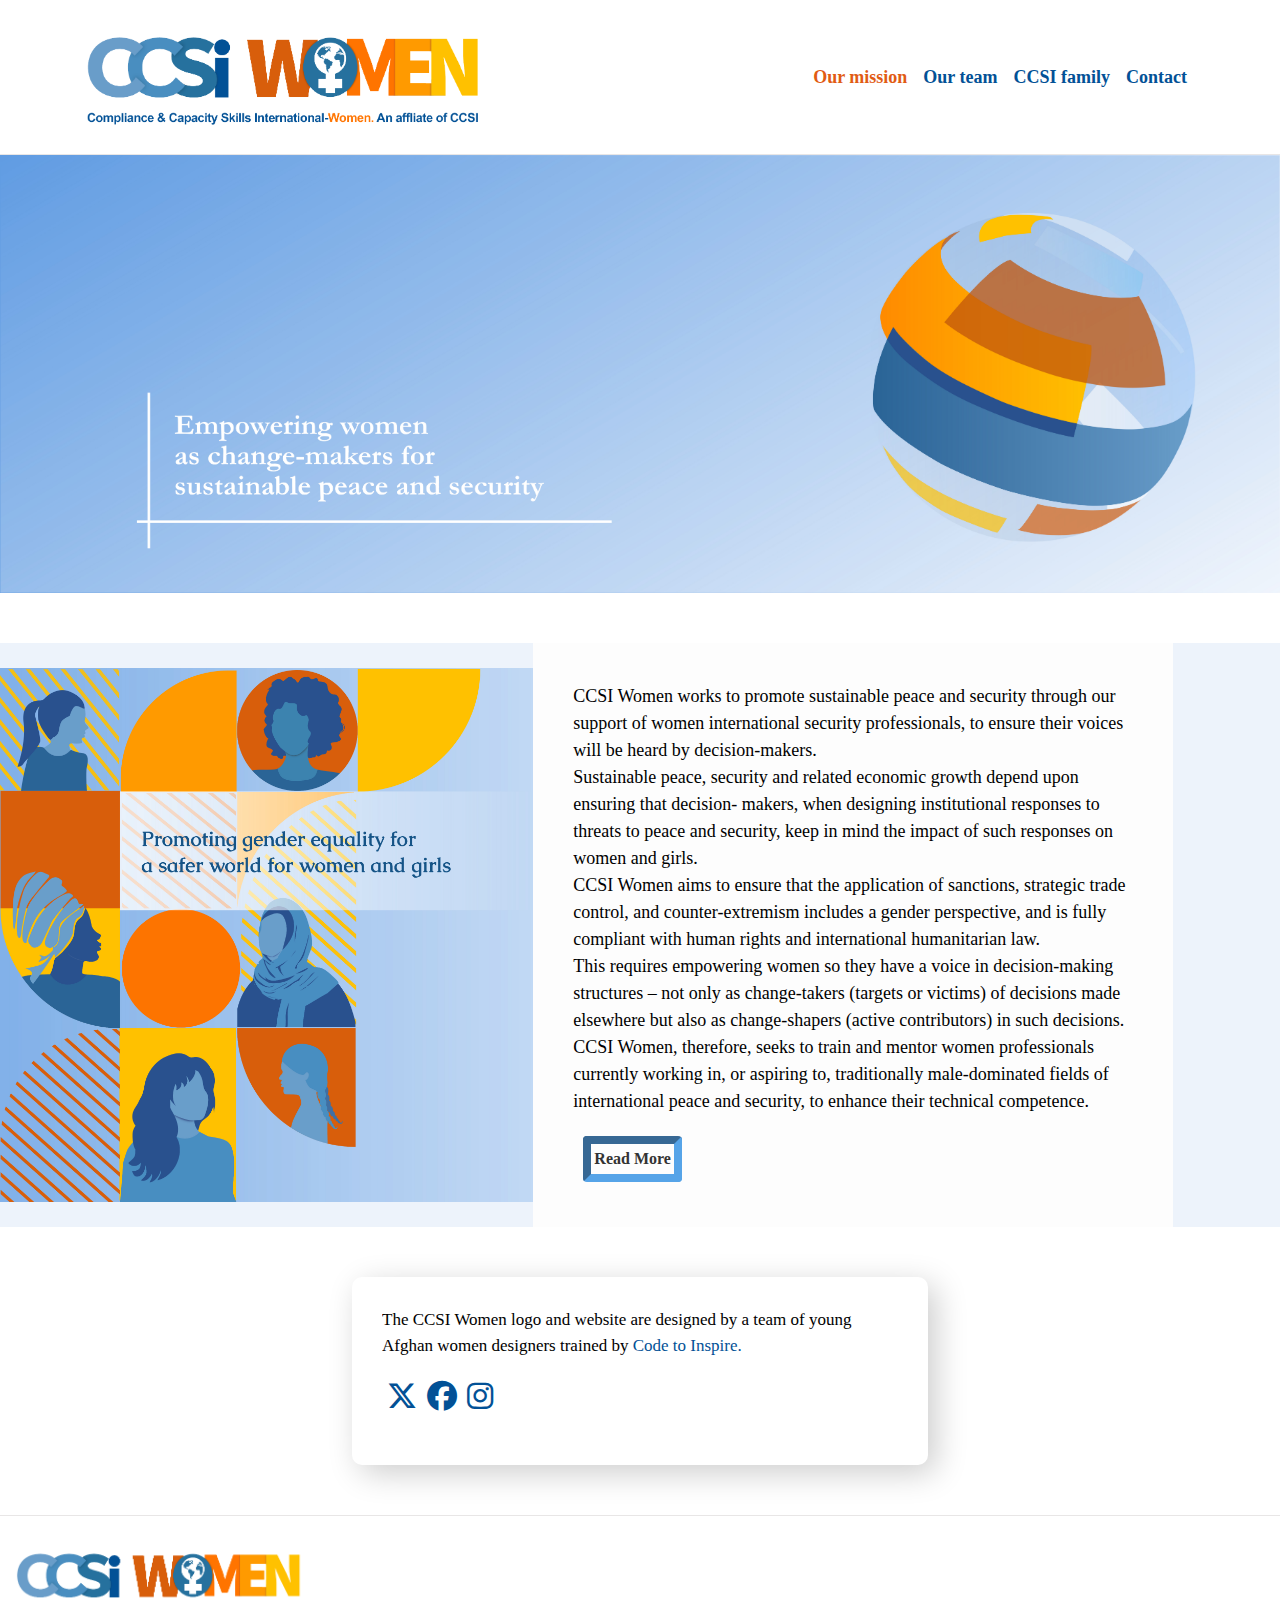
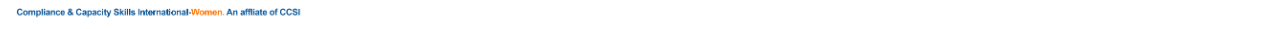
<file: index.html>
<!DOCTYPE html>
<html lang="en">
<head>
  <meta charset="UTF-8">
  <meta name="viewport" content="width=device-width, initial-scale=1.0">
  <link rel="icon" type="image/x-icon" href="./img/CCSI Women_edit.png">
  <title>CCSI Women</title>
  <link rel="stylesheet" href="https://stackpath.bootstrapcdn.com/bootstrap/4.5.2/css/bootstrap.min.css">
  <link rel="Stylesheet" type="text/css" href="css/fontawesome-free-6.4.2/css/fontawesome.min.css">
    <link rel="stylesheet" href="https://cdnjs.cloudflare.com/ajax/libs/font-awesome/6.4.2/css/all.min.css">
    <link rel="stylesheet" href="css/style.css">
    <link rel="stylesheet" href="css/bootstrap.min.css">
    <script src="https://cdn.jsdelivr.net/npm/bootstrap@5.3.2/dist/js/bootstrap.bundle.min.js"></script>
    <script src="js/jquery.js"></script>
    <script src="js/bootstrap.min.js"></script>
</head>
<style>
 
</style>
<body>   
  <!-- start navbar section -->  
  <div class="navigation-sticky" id="navbar_top">
    <div class="navbar navbar-expand-lg">
        <div class="container">
            <a href="#" class="navbar-brand"><img src="img/CCSI Women_edit.png" alt="logo"  class="logo"></a>
            <button class="navbar-toggler" type="button" data-toggle="collapse" data-target="#navbarResponsive">
                <span class="navbar-toggler-icon"></span>
            </button>
            <div class="collapse navbar-collapse" id="navbarResponsive">
              <ul class="navbar-nav ml-auto">
                <li class="nav-item"><a href="index.html" class="nav-link active ">Our mission</a></li>
                <li class="nav-item"><a href="LeaderShipAndExpirts.html" class="nav-link ">Our team</a></li>
                <li class="nav-item"><a href="ccsi_famaily.html" class="nav-link ">CCSI family</a></li>
                <li class="nav-item"><a href="contact.html" class="nav-link ">Contact</a></li>
            </ul>
            </div>
        </div>
    </div>
</div>
<!-- end navbar section -->

  <!-- start header section -->
  
  <div class="about-section text-center" >
    <img src="./img/background-updated---Jan 9.jpeg" alt="" class="img-fluid" height="auto" width="100%">
  </div>
  </section>


   <div class="hidd" style="height:30px;"></div>

   <section id="about"  >
    <div class="container-fluid">
        <div class="row align-items-center" style="background-color: rgba(219,232,248,0.5)">
            <div class="col-lg-5 col-md-6 col-sm-12 imagesection" style="padding: 0px;" >
                <img src="img/square Jan5-01.jpeg" alt="image" class="img-fluid globe"  >
            </div>
            <div class="col-lg-6 col-md-6 col-sm-12 mainSection" style="background-color: #fdfdfd; padding: 40px;">
              <p>
                CCSI Women works to promote sustainable peace and security through our support of women
                international security professionals, to ensure their voices will be heard by decision-makers.<br>
                Sustainable peace, security and related economic growth depend upon ensuring that decision-
                makers, when designing institutional responses to threats to peace and security, keep in mind the
                impact of such responses on women and girls. <br>
                CCSI Women aims to ensure that the application of sanctions, strategic trade control, and counter-extremism includes a gender perspective, and is fully compliant with human rights and international humanitarian law.<br>
                This requires empowering women so they have a voice in decision-making structures – not only
                as change-takers (targets or victims) of decisions made elsewhere but also as change-shapers (active contributors) in such decisions. <br>
                CCSI Women, therefore, seeks to train and mentor women professionals currently working in, or aspiring to, traditionally male-dominated fields 
                of international peace and security, to enhance their technical competence.<br>
              </p>
               <div class="additional-content" style="display: none;">
                  <p>
                      Read more about CCSI’s network of experts, including in CCSI Africa, CCSI Asia and Pacific, and CCSI Canada and CCSI UK here: <a href="ccsi_famaily.html">ccsi_famaily.html</a><br>
                      With their support, CCSI Women aims to provide young and mid-career women professionals mentoring and training in areas that include (but are not limited to):
                  </p>
                  <ul class="a">
                    <li>Strategic trade controls (STC), sanctions implementation and compliance monitoring</li>
                    <li>Private sector compliance policies and practices for STC and Sanctions</li>
                    <li>Sanctions implications for human and gender right </li>
                    <li> Monitoring and enforcement of human and gender rights and protection of humanitarian aid</li>
                    <li>Advancing the digital transformation of public and private sector institutions while emphasizing</li>
                    <li>security International terrorism and counter-extremism strategies that respect gender and human rights</li>
                    <li>Gender-balanced mediation and conflict reduction strategy</li>
                  </ul>
               </div>
              <button  class="read-more-link btn">Read More</button>
               
            </div>
             <div class="col-lg-1 col-md-1 col-sm-12"></div>
        </div>
    </div>
</section>



    <div class="hidd" style="height:50px;"></div>
    
    <!-- logo And Website section -->
    <!-- <div class="logoAndWebsite">
       <div class="container">
        <div class="row">
          <div class="col-md-12 col-lg-12 col-sm-12">
            <p>
              The CCSI Women logo and website are designed by a team of young Afghan women designers trained by
              <a href=" https://www.codetoinspire.org"> Code to Inspire. </a>
            </p>
            <ul class="socialMedia">
              <a href="https://twitter.com/CodeToInspire"><i class="fa-brands fa-x-twitter"></i></a>
              <a href="https://www.facebook.com/CodeToInspire"><i class="fa-brands fa-facebook"></i></a>
              <a href="https://www.instagram.com/codetoinspire"><i class="fa-brands fa-instagram"></i></a>
            </ul>
          </div>
        </div>
       </div>
    </div> -->
    <!-- end logo And Website section -->
    <div class="logoAndWebsite">
      <p>
        The CCSI Women logo and website are designed by a team of young Afghan women designers trained by
              <a href=" https://www.codetoinspire.org"> Code to Inspire. </a>
      </p>
      <ul class="socialMedia">
        <a href="https://twitter.com/CodeToInspire"><i class="fa-brands fa-x-twitter"></i></a>
        <a href="https://www.facebook.com/CodeToInspire"><i class="fa-brands fa-facebook"></i></a>
        <a href="https://www.instagram.com/codetoinspire"><i class="fa-brands fa-instagram"></i></a>
      </ul>
  </div>
    <div class="hidd" style="height:50px;"></div>

    <!--start   footer -->
    <footer>
      <div class="container-fluid">
          <div class="row">
              <div class="col-md-6 col-lg-3 col-sm-12 col-xs-12 f-col">
                  <div>
                      <img class="footer-logo" src="img/CCSI Women_edit.png" alt="">
                  </div>
              </div>
          </div>
      </div> 
    </footer>
    <!--end  footer -->

 </body>
</html>
<script type="text/javascript" src="js/script.js"></script>
</file>
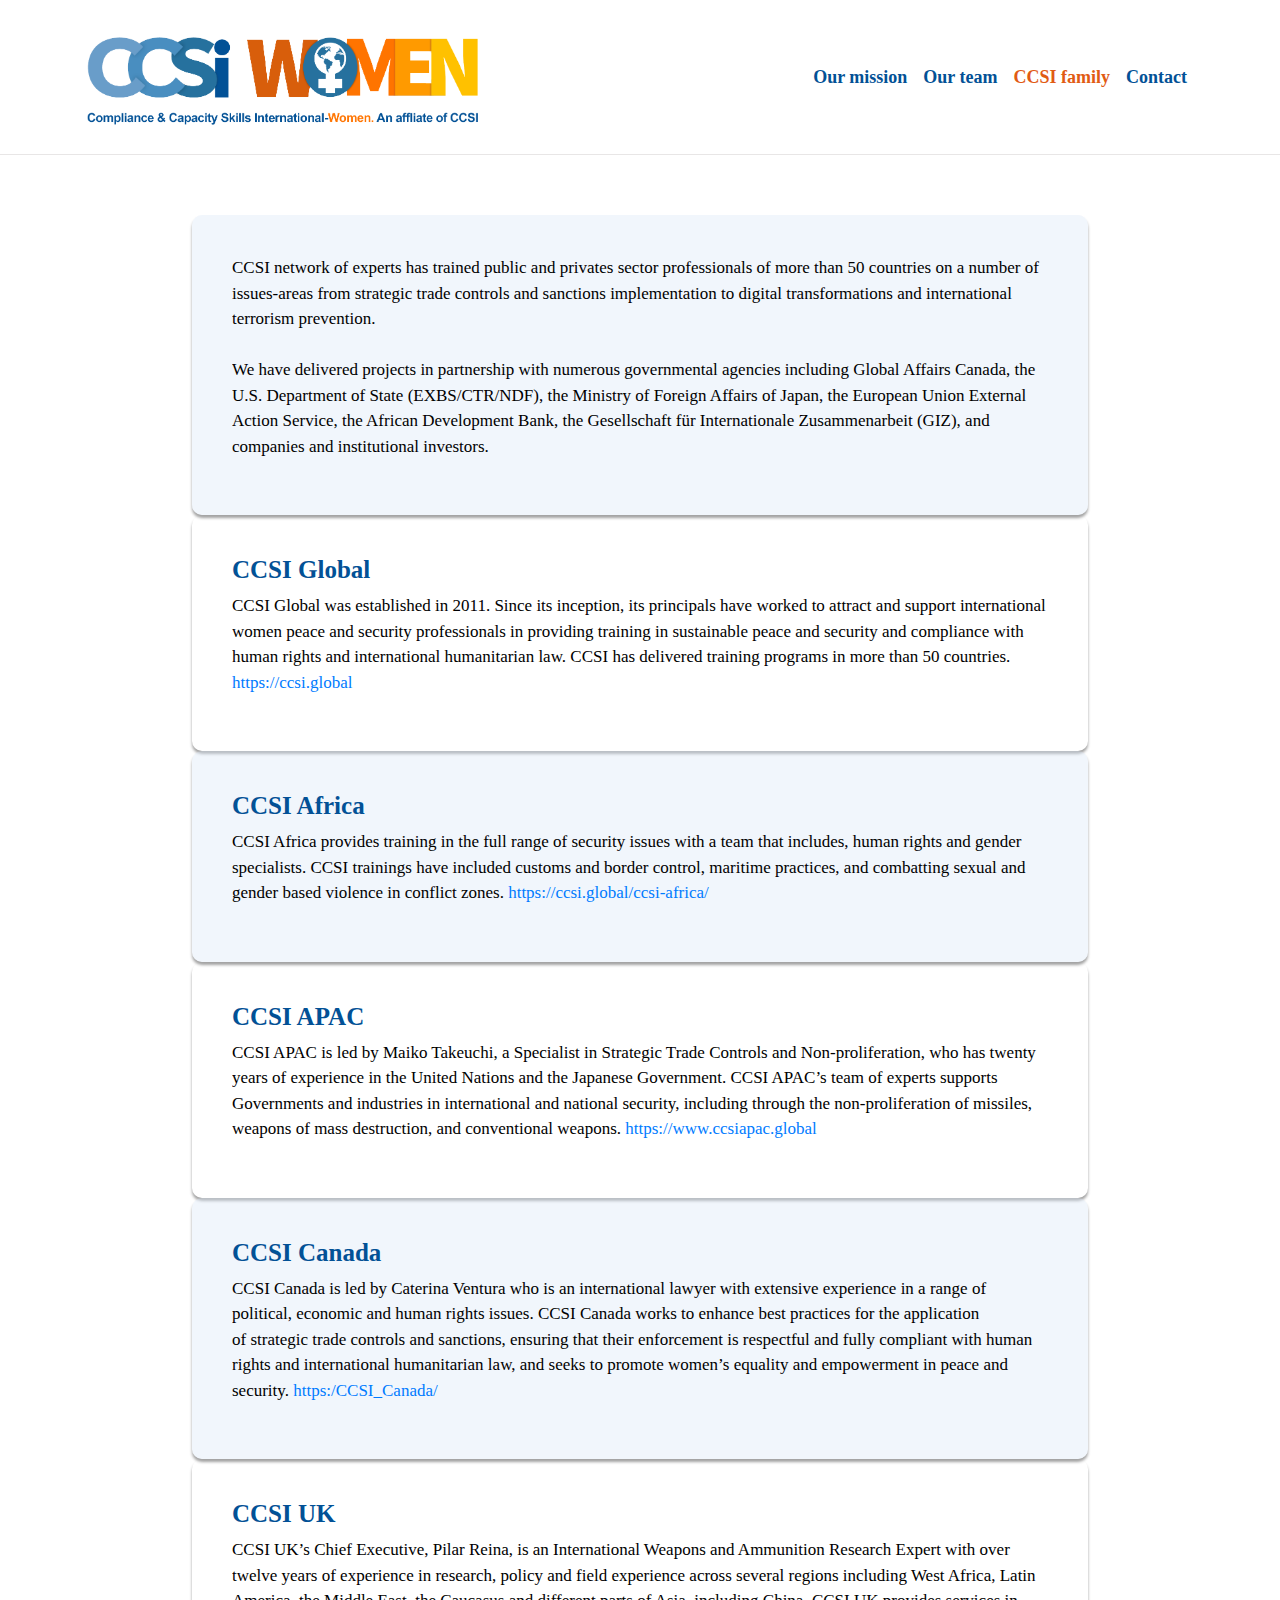
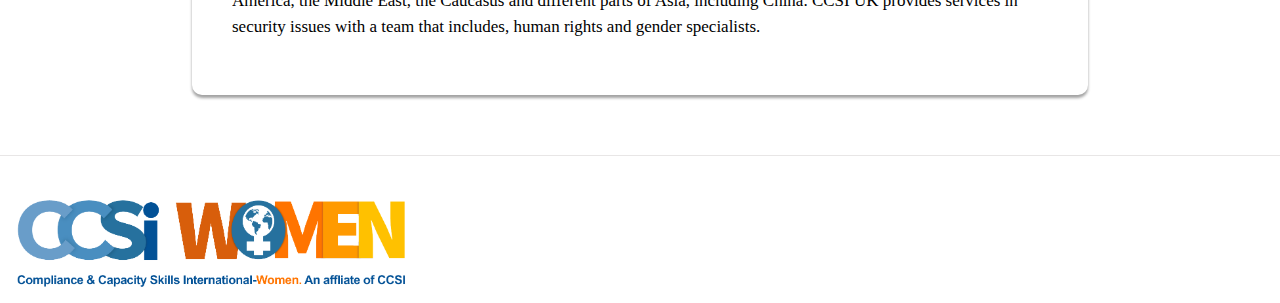
<file: ccsi_famaily.html>
<!DOCTYPE html>
<html lang="en">
<head>
  <meta charset="UTF-8">
  <meta name="viewport" content="width=device-width, initial-scale=1.0">
  <title>CCSI Women</title>
  <link rel="icon" type="image/x-icon" href="./img/CCSI Women_edit.png">
  <link rel="stylesheet" href="https://stackpath.bootstrapcdn.com/bootstrap/4.5.2/css/bootstrap.min.css">
  <link rel="Stylesheet" type="text/css" href="css/fontawesome-free-6.4.2/css/fontawesome.min.css">
    <link rel="stylesheet" href="https://cdnjs.cloudflare.com/ajax/libs/font-awesome/6.4.2/css/all.min.css">
    <link rel="stylesheet" href="css/style.css">
    <link rel="stylesheet" href="css/bootstrap.min.css">
    <script src="https://cdn.jsdelivr.net/npm/bootstrap@5.3.2/dist/js/bootstrap.bundle.min.js"></script>
    <script src="js/jquery.js"></script>
    <script src="js/bootstrap.min.js"></script>
    <style>
       
   
    </style>
</head>
<body onscroll="reswize()">     
    <!-- start navbar section -->  
    <div class="navigation-sticky" id="navbar_top">
      <div class="navbar navbar-expand-lg">
          <div class="container">
              <a href="#" class="navbar-brand"><img src="img/CCSI Women_edit.png" alt="logo"  class="logo"></a>
              <button class="navbar-toggler" type="button" data-toggle="collapse" data-target="#navbarResponsive">
                  <span class="navbar-toggler-icon"></span>
              </button>
              <div class="collapse navbar-collapse" id="navbarResponsive">
                <ul class="navbar-nav ml-auto">
                  <li class="nav-item"><a href="index.html" class="nav-link">Our mission</a></li>
                  <li class="nav-item"><a href="LeaderShipAndExpirts.html" class="nav-link ">Our team</a></li>
                  <li class="nav-item"><a href="ccsi_famaily.html" class="nav-link active">CCSI family</a></li>
                  <li class="nav-item"><a href="contact.html" class="nav-link ">Contact</a></li>
              </ul>
              </div>
          </div>
      </div>
    </div>
    <!-- end navbar section -->

    <!-- start header section -->
    <!-- <section class="banner">
        <div class="container">
          <div class="row">
            <div class="col-lg-8 col-sm-12 col-md-6">
              <h3>CCSI family</h3>
            </div>
          </div>
        </div>
      </section> -->
      <!-- end header section -->
      
      
   <div class="hidd" style="height:30px;"></div>
   
     <!-- ======= Services Section ======= -->
       <div class="ccsi_famaily_container">
        <div class="section" style="background-color: rgba(219,232,248,0.4)">
            <div class="text">
                <p>
                    CCSI network of experts has trained public and privates sector professionals of more than 50 countries on a number of issues-areas from strategic trade controls and sanctions implementation to digital transformations and international terrorism prevention.<br><br>
                    We have delivered projects in partnership with numerous governmental agencies including Global Affairs Canada, the U.S. Department of State (EXBS/CTR/NDF), the Ministry of Foreign Affairs of Japan, the European Union External Action Service, the African Development Bank, the Gesellschaft für Internationale Zusammenarbeit (GIZ), and companies and institutional investors.
                </p>
            </div>
        </div>
        <div class="section">
            <div class="text">
                <h4><a href="https://ccsi.global">CCSI Global</a></h4>
                <p>CCSI Global was established in 2011. Since its inception, its principals have worked to attract and support international women peace and security professionals in providing training in sustainable peace and security and compliance with human rights and international humanitarian law. CCSI has delivered training programs in more than 50 countries.
                    <a href="https://ccsi.global">https://ccsi.global</a>
                   </p>
            </div>
        </div>
        <div class="section" style="background-color: rgba(219,232,248,0.4)">
            <div class="text">
                <h4><a href=" https://ccsi.global/ccsi-africa/">CCSI Africa</a></h4>
                <p>
                    CCSI Africa provides training in the  full range of security issues with a team that includes, human rights and gender specialists.  CCSI trainings have included customs and border control, maritime practices, and combatting sexual and gender based violence in conflict zones.
                    <a href=" https://ccsi.global/ccsi-africa/"> https://ccsi.global/ccsi-africa/</a>
                 </p>
            </div>
        </div>

        <div class="section">
            <div class="text">
                <h4><a href=" https://ccsi.global/ccsi-africa/">CCSI APAC</a></h4>
                <p>
                    CCSI APAC  is led by Maiko Takeuchi, a Specialist in Strategic Trade Controls and Non-proliferation, who has twenty years of experience in the United Nations and the Japanese Government. CCSI APAC’s team of experts supports Governments and industries in international and national security, including  through the non-proliferation of missiles, weapons of mass destruction, and conventional weapons.
                    <a href="https://www.ccsiapac.global">https://www.ccsiapac.global</a>
                 </p>
            </div>
        </div>

        <div class="section" style="background-color: rgba(219,232,248,0.4)">
            <div class="text">
                <h4><a href=" https://ccsi.global/ccsi-africa/">CCSI Canada</a></h4>
                <p>
                    CCSI Canada is led by Caterina Ventura who is an international lawyer with extensive experience in a range of political, economic and human rights issues. CCSI Canada works to enhance best practices for the application of strategic trade controls and sanctions, ensuring that their enforcement is respectful and fully compliant with human rights and international humanitarian law, and seeks to promote women’s equality and empowerment in peace and security.
                    <a href="https://atefah.github.io/CCSI_Canada/">https:/CCSI_Canada/</a>
                 </p>
            </div>
        </div>

        <div class="section">
            <div class="text">
                <h4><a href="">CCSI UK</a></h4>
                <p>
                    CCSI UK’s Chief Executive, Pilar Reina, is an International Weapons and Ammunition Research Expert with over twelve years of experience in research, policy and field experience across several regions including West Africa, Latin America, the Middle East, the Caucasus and different parts of Asia, including China. CCSI UK provides services  in security issues with a team that includes, human rights and gender specialists. 
                    <a href=""></a>
                 </p>
            </div>
        </div>
       
        
       </div>
    <!-- End Services Section -->
   
<div class="hidd" style="height:50px;"></div>

  <!--start   footer -->
  <footer>
    <div class="container-fluid">
        <div class="row">
            <div class="col-md-4 col-lg-4 col-sm-12 col-xs-12 f-col">
                <div>
                    <img class="footer-logo" src="img/CCSI Women_edit.png" alt="">
                </div>
            </div>
        </div>
    </div> 
  </footer>
  <!--end  footer -->

</body>
</html>
<script type="text/javascript" src="js/script.js"></script>
</file>
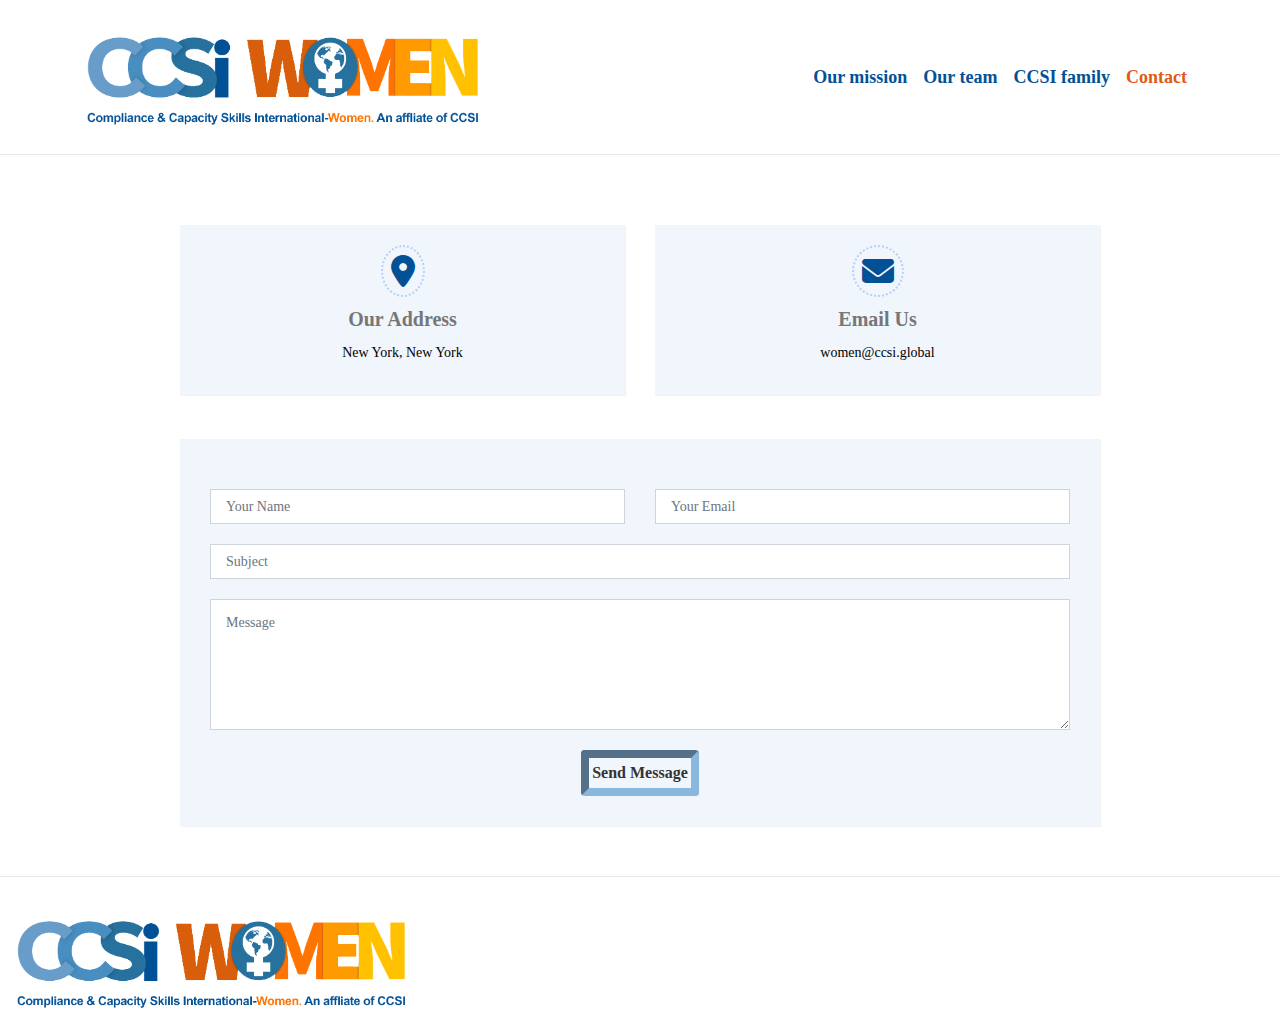
<file: contact.html>
<!DOCTYPE html>
<html lang="en">
<head>
    <meta charset="UTF-8">
    <meta name="viewport" content="width=device-width, initial-scale=1.0">
    <title>CCSI Women</title>
    <link rel="shortcut icon" type="image/x-icon" href="img/logo done.png">
    <link rel="Stylesheet" type="text/css" href="css/fontawesome-free-6.4.2/css/fontawesome.min.css">
    <link rel="stylesheet" href="https://cdnjs.cloudflare.com/ajax/libs/font-awesome/6.4.2/css/all.min.css">
    <link rel="stylesheet" href="css/style.css">
    <link rel="stylesheet" href="css/bootstrap.min.css">
    <script src="https://cdn.jsdelivr.net/npm/bootstrap@5.3.2/dist/js/bootstrap.bundle.min.js"></script>
    <script src="js/jquery.js"></script>
    <script src="js/bootstrap.min.js"></script>
    <style>
  
  </style>
</head>
<body>
    <!-- start navbar section -->  
    <div class="navigation-sticky" id="navbar_top">
        <div class="navbar navbar-expand-lg">
            <div class="container">
                <a href="#" class="navbar-brand"><img src="img/CCSI Women_edit.png" alt="logo"  class="logo"></a>
                <button class="navbar-toggler" type="button" data-toggle="collapse" data-target="#navbarResponsive">
                    <span class="navbar-toggler-icon"></span>
                </button>
                <div class="collapse navbar-collapse" id="navbarResponsive">
                  <ul class="navbar-nav ml-auto">
                    <li class="nav-item"><a href="index.html" class="nav-link ">Our mission</a></li>
                    <li class="nav-item"><a href="LeaderShipAndExpirts.html" class="nav-link ">Our team</a></li>
                    <li class="nav-item"><a href="ccsi_famaily.html" class="nav-link ">CCSI family</a></li>
                    <li class="nav-item"><a href="contact.html" class="nav-link active">Contact</a></li>
                </ul>
                </div>
            </div>
        </div>
      </div>
      <!-- start header section -->
      <!-- <section class="banner">
        <div class="container">
          <div class="row">
            <div class="col-lg-8 col-sm-12 col-md-6">
              <h3>Contact us</h3>
            </div>
          </div>
        </div>
      </section> -->
    <!-- end header section -->
      <div class="hidd" style="height:50px;"></div>
     <!-- ======= Contact Section ======= -->
     <section id="contact" class="contact">
        <div class="container" data-aos="fade-up">  
          <div class="row" data-aos="fade-up" data-aos-delay="100">
            <div class="col-lg-1 col-md-12 col-sm-12"></div>
            <div class="col-lg-5 col-md-6 col-sm-12" >
              <div class="info-box mb-4" style="background-color: rgba(219,232,248,0.4)">
                <i class="fas fa-map-marker-alt" style="color: #025196;"></i>
                <h3 class="text-center">Our Address</h3>
                <p class="text-center">New York, New York</p>
              </div>
            </div>
            <div class="col-lg-5 col-md-6 col-sm-12">
              <div class="info-box mb-4" style="background-color: rgba(219,232,248,0.4)"> 
                <i class="fa-solid fa-envelope" aria-hidden="true" style="color: #025196;"></i>
                <h3 class="text-center">Email Us</h3>
                <p class="text-center">women@ccsi.global</p>
              </div>
            </div>
            <div class="col-lg-1 col-md-12 col-sm-12"></div>
  
          </div>
  
          <div class="row" data-aos="fade-up" data-aos-delay="100" id="mainContetnt">
  
            <!-- <div class="col-lg-6 col-md-6 col-sm-12" >
              <iframe src="https://www.google.com/maps/embed?pb=!1m18!1m12!1m3!1d702000.8513502545!2d-80.42113281790722!3d46.58346485979946!2m3!1f0!2f0!3f0!3m2!1i1024!2i768!4f13.1!3m3!1m2!1s0x4d2eff36c6f132ed%3A0x668dd5b8879c8cf8!2z2LPZiNiv2KjYsduMINio2LLYsdqv2Iwg2KfZhtiq2KfYsduM2YjYjCDaqdin2YbYp9iv2Kc!5e0!3m2!1sfa!2s!4v1702588314183!5m2!1sfa!2s" width="540" height="365" style="border:0;" allowfullscreen="" loading="lazy" referrerpolicy="no-referrer-when-downgrade"></iframe>
            </div> -->
            <div class="col-lg-1 col-md-12 col-sm-12"></div>
            <div class="col-lg-10 col-md-12 col-sm-12" >
              <form action="forms/contact.php" method="post" role="form" class="php-email-form" style="background-color: rgba(219,232,248,0.4)">
                <div class="row">
                  <div class="col form-group">
                    <input type="text" name="name" class="form-control" id="name" placeholder="Your Name" required>
                  </div>
                  <div class="col form-group">
                    <input type="email" class="form-control" name="email" id="email" placeholder="Your Email" required>
                  </div>
                </div>
                <div class="form-group">
                  <input type="text" class="form-control" name="subject" id="subject" placeholder="Subject" required>
                </div>
                <div class="form-group">
                  <textarea class="form-control" name="message" rows="5" placeholder="Message" required></textarea>
                </div>
                <div class="my-3">
                  <div class="loading">Loading</div>
                  <div class="error-message"></div>
                  <div class="sent-message">Your message has been sent. Thank you!</div>
                </div>
                <div class="text-center"><button type="submit" class="btn">Send Message</button></div>
              </form>
            </div>
            <div class="col-lg-1 col-md-12 col-sm-12"></div>
          </div>
  
        </div>
      </section>
      <!-- End Contact Section -->
      <div class="hidd" style="height:50px;"></div>
  <footer>
    <div class="container-fluid">
        <div class="row">
            <div class="col-md-4 col-lg-4 col-sm-12 col-xs-12 f-col">
                <div>
                    <img class="footer-logo" src="img/CCSI Women_edit.png" alt="">
                </div>
            </div>
        </div>
    </div> 
  </footer>
</body>
</html>
<script type="text/javascript" src="js/script.js"></script>
</file>
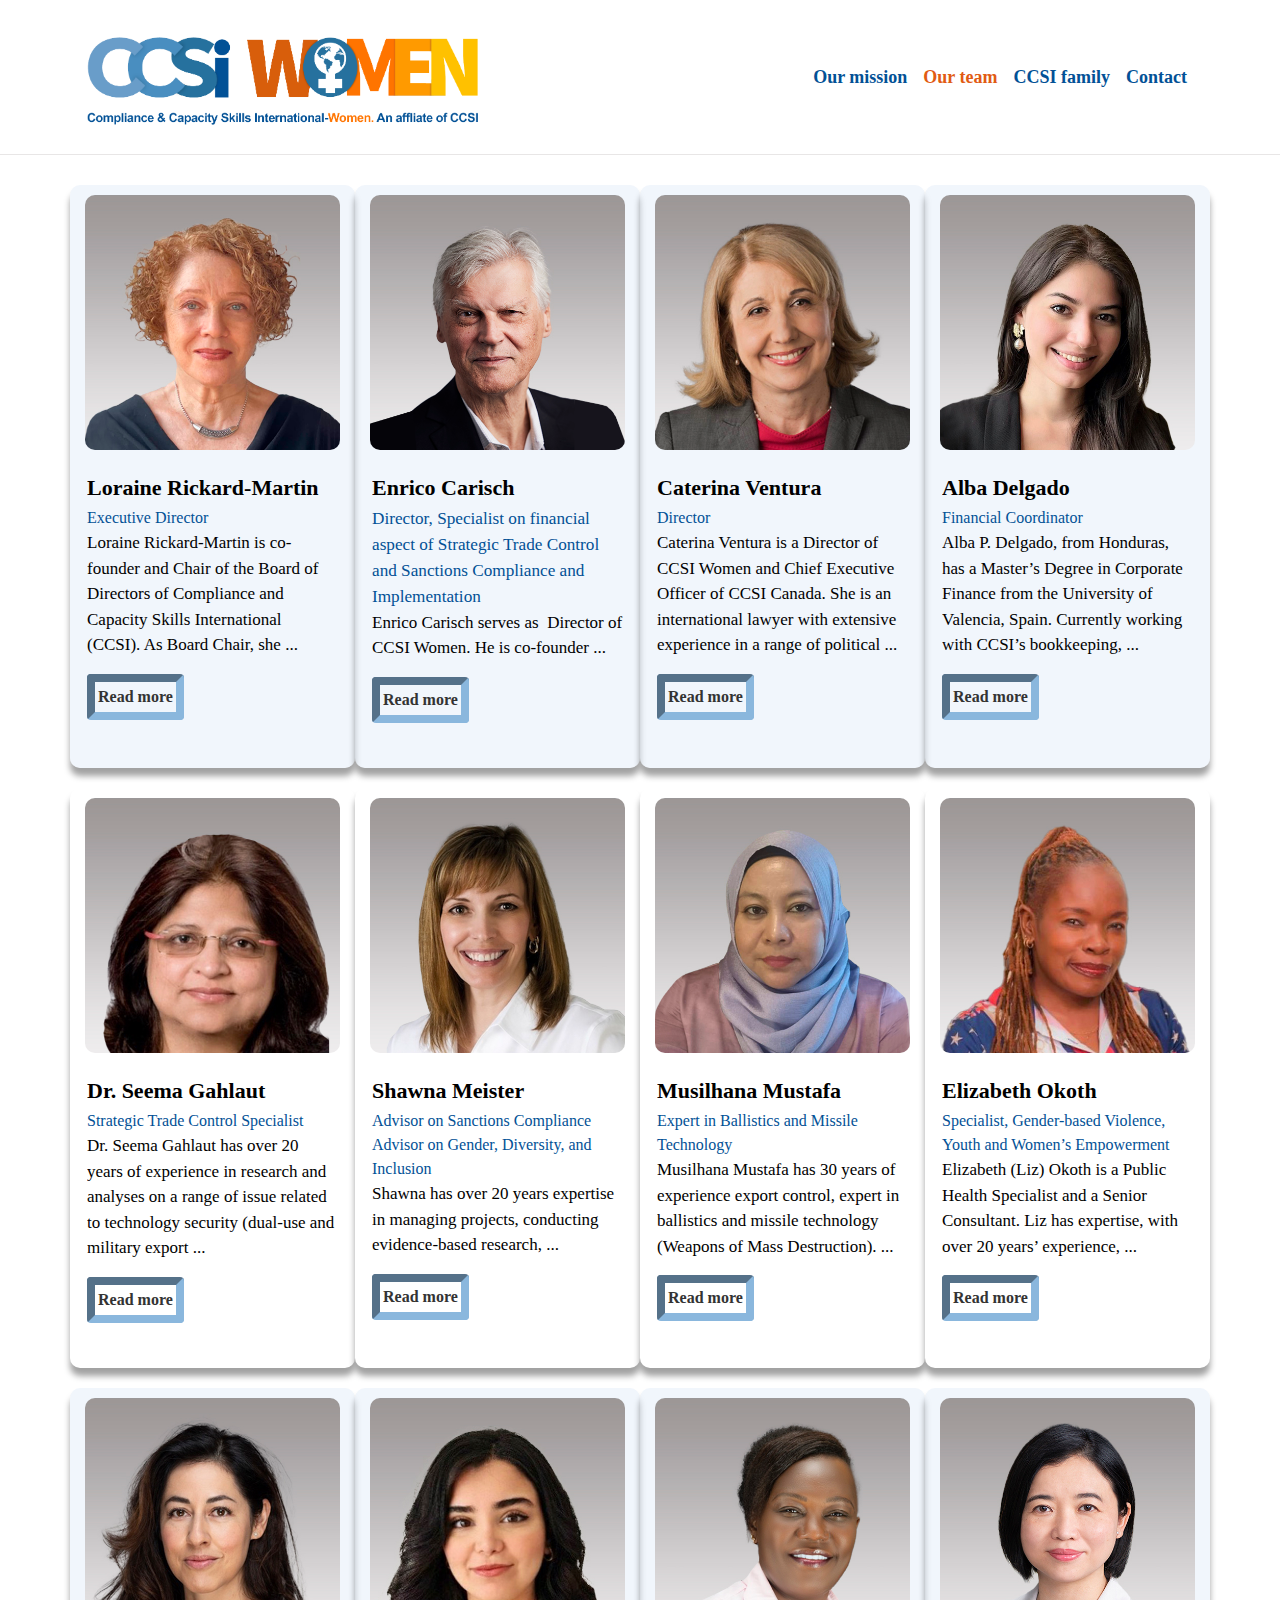
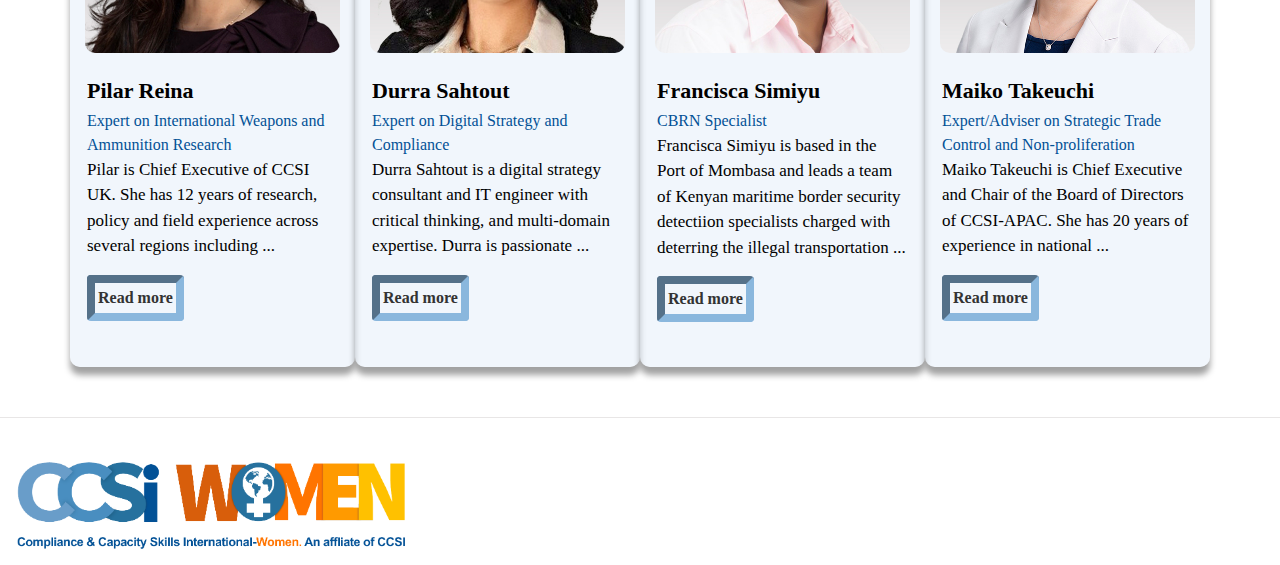
<file: LeaderShipAndExpirts.html>
<!DOCTYPE html>
<html lang="en">
<head>
    <meta charset="UTF-8">
    <meta name="viewport" content="width=device-width, initial-scale=1.0">
    <title>CCSI women</title>
    <link rel="icon" type="image/png" href="img/CCSI Women_edit.png" sizes="180x180">
    <link rel="Stylesheet" type="text/css" href="css/fontawesome-free-6.4.2/css/fontawesome.min.css">
    <link rel="stylesheet" href="https://cdnjs.cloudflare.com/ajax/libs/font-awesome/6.4.2/css/all.min.css">
    <link rel="stylesheet" href="css/style.css">
    <link rel="stylesheet" href="css/bootstrap.min.css">
    <script src="https://cdn.jsdelivr.net/npm/bootstrap@5.3.2/dist/js/bootstrap.bundle.min.js"></script>
    <script src="js/jquery.js"></script>  
    <script src="js/bootstrap.min.js"></script>
</head>

<body onscroll="reswize()">     
  <!-- start navbar section -->  
  <div class="navigation-sticky" id="navbar_top">
    <div class="navbar navbar-expand-lg">
        <div class="container">
            <a href="#" class="navbar-brand"><img src="img/CCSI Women_edit.png" alt="logo"  class="logo"></a>
            <button class="navbar-toggler" type="button" data-toggle="collapse" data-target="#navbarResponsive">
                <span class="navbar-toggler-icon"></span>
            </button>
            <div class="collapse navbar-collapse" id="navbarResponsive">
              <ul class="navbar-nav ml-auto">
                <li class="nav-item"><a href="index.html" class="nav-link ">Our mission</a></li>
                <li class="nav-item"><a href="LeaderShipAndExpirts.html" class="nav-link active">Our team</a></li>
                <li class="nav-item"><a href="ccsi_famaily.html" class="nav-link ">CCSI family</a></li>
                <li class="nav-item"><a href="contact.html" class="nav-link ">Contact</a></li>
            </ul>
            </div>
        </div>
    </div>
</div>
<!-- end navbar section -->

  <div class="hidd" style="height:10px;"></div>

  <!----MAIN SECTIOIN Our team-->
  <section id="team" class="team section-bg">
    <div class="container" data-aos="fade-up">
        <!---first  row-->
        <div class="row">
            <!--1ND-->
              <div class="col-lg-3 col-md-6 d-flex align-items-stretch column" style="background-color: rgba(219,232,248,0.4)">
                <div class="member" data-aos="fade-up" data-aos-delay="100" >
                    <div class="member-img">
                      <img src="img/Loraine Rickard-Martin2.jpeg" alt="" class="img-fluid">
                    </div>
                      <!--member info-->
                    <div class="member-info">
                      <h1>Loraine Rickard-Martin</h1>
                      <span>Executive Director</span>
                      <p>
                        Loraine Rickard-Martin is co-founder and Chair of the Board of Directors of Compliance and Capacity Skills International (CCSI). As Board Chair, she <span id="dots1">...</span><span id="more1">provides Strategic support and oversight of CCSI’s training programs on compliance with sanctions, strategic trade control and other public and private sector security issues.  As CCSI Women’s Executive Director, she works to support women international security professionals, to increase their competence through training, and their impact on international peace and security and related economic growth.
                        As CCSI’s CEO, she co-managed the first United Nations system-wide training on sanctions compliance and implementation (2011-2012) funded by the Government of Canada;  co-managed sanctions reform processes such as the High-Level Review of United Nations Sanctions  (2915), the follow-on Assessment of the HLR (2017); and co-implemented of the Best Practices Guide for Chairs and Members of UN Sanctions Committees (2018 and 2020), that includes guidance and policy on Gender Equality and UN Sanctions, specifically the risks of limiting UN sanctions to Conflict Related Sexual Violence (CRSV), gender competence in the UN sanctions system; and improving UN sanctions to prevent gender-related threats and violence more effectively. 
                        She implemented the “Workshop on Sanctions and Gender” held in Nairobi in 2019, funded by Global Affairs Canada(GAC) and the Government of the Netherlands. She advised the African Union’s Peace and Security Council on sanctions issues with the drafting of an AU sanctions manual (2012).
                        Prior to co-founding CCSI in 2011, she served the United Nations for over three decades, including 15 years as senior political affairs officer and sanctions committee secretary in the Security Council Affairs Division of the Department of Political Affairs, New York, advising sanctions committee chairs and members, supporting teams of sanctions monitors, and participating in reform processes to refine the sanctions tool. 
                        She was Secretary of the UN Secretary-General’s High-Level Panel on Threats, Challenges and Change (2003-2004). She lectured on United Nations sanctions at Columbia University’s School of International and Public Affairs (SIPA) and taught an intensive ten-week course for diplomats at Columbia University (2010-2013). She is the co-author with Enrico Carisch and Shawna Meister of “The Evolution of UN Sanctions: From a Tool of Warfare to a Tool of Peace, Security and Human Rights” (2017), and has co-authored other articles and publications on international sanctions, including, most recently, “United Nations Sanctions – Through a Gender Lens” in “Multilateral Sanctions Dissected: Lessons Learned from Margaret Doxey”, Andrea Charron and Clara Portela, eds., (McGill Queens UP, 2021).   
                      </span> </p>
                      <button onclick="myFunction1()" id="myBtn1" class="btn">Read more</button>
                     
                    </div>
                </div>
              </div>
              <!--2ND-->
            <div class="col-lg-3 col-md-6 d-flex align-items-stretch column" style="background-color: rgba(219,232,248,0.4)">
                <div class="member" data-aos="fade-up" data-aos-delay="200" >
                  <div class="member-img">
                    <img src="img/Enrico Carisch2.jpeg" alt="" class="img-fluid">
                  </div>
                   <!--member info-->
                  <div class="member-info">
                      <h1>Enrico Carisch</h1>
                      <span style="font-size: 17.2px;">Director, Specialist on financial aspect of Strategic Trade Control and Sanctions Compliance and Implementation</span>
                     
                      <p>
                        Enrico Carisch serves as  Director of CCSI Women. He is co-founder <span id="dots2">...</span><span id="more2">and Chief Executive Officer of CCSI. In addition to coordinating the development and delivery of training curricula, and drafting of manuals and handbooks, he is a specialist in financial integrity frameworks. Among many other projects delivered on behalf of GAC, he has conceived and delivered trainings on counter-proliferation financing, on the effective application of client-onboarding, KYC and due diligence. 
                        Prior to co-founding CCSI in 2011, he served the United Nations Security Council as a financial and natural resources sanctions monitor. He leads and conducts research and capacity-building projects for conflict-affected regions and societies, and frequently authors and co-authors articles and manuals on the wide range of security topics covered in CCSI’s training programs.  He co-managed the first UN system-wide training program on sanctions, funded by Global Affairs Canada (2012-2013), and the consultative process for the High Level Review of UN Sanctions Practices (2014) as well as the development of the Best Practices Guide for Chairs and Members of United Nations Sanctions Committees (2020) that includes guidance and policy on Gender Equality and UN Sanctions, specifically the risks of limiting UN sanctions to Conflict Related Sexual Violence (CRSV), gender competence in the UN sanctions system; and improving UN sanctions to prevent gender-related threats and violence more effectively. He has authored articles on the gender implications of sanctions, as follows:
                        Sanctions: Gender, violence and the Security Council. Time for a rethink? (World ECR)
                        https://www.worldecr.com/archive/sanctions-gender-violence-and-the-security-council-time-for-a-rethink/
                      </span></p>
                      <button onclick="myFunction2()" id="myBtn2" class="btn">Read more</button>
                   
                  </div>
                </div>
            </div>
             <!--3ND-->
          <div class="col-lg-3 col-md-6 d-flex align-items-stretch column" style="background-color: rgba(219,232,248,0.4)">
            <div class="member" data-aos="fade-up" data-aos-delay="100" >
              <!--image-->
              <div class="member-img">
                <img src="img/Caterina Ventura3 .jpeg" alt="" class="img-fluid">
              </div>
                <!--member info-->
              <div class="member-info">
                <h1>Caterina Ventura</h1>
                <span>Director</span>
                <p>
                    Caterina Ventura is a Director of CCSI Women and Chief Executive Officer of CCSI Canada. She is an international lawyer with extensive experience in a range of political <span id="dots3">...</span><span id="more3">, economic and human rights issues, at The Hague, in the United Nations, Human Rights and Economic Law Division, at the Canadian Human Rights Commission, and in the Ontario Human Rights Commission.
                    She served in Global Affairs  Canada in a variety of positions from 1999  to 2021,  recently as  High Commissioner to Brunei, where she was responsible for country policy and programming coherence on trade, political, public affairs, and consular and administration. 
                    As Senior Adviser, Partnerships for Development Innovation Branch, she was engaged in the development of the Department’s Innovation for Development policy and led its implementation through connecting social impact entrepreneurs with investors in order to provide needed goods and services to countries in development. 
                    While representing the Government of Canada at the United Nations,  she formulated political strategies and advanced and promoted Canadian policies, priorities and interests on the Middle-East, Asia, counter-terrorism, and sanctions. 
                    She facilitated collaboration among the UN Secretariat, member states and stakeholders to advance common objectives, participated in and chaired negotiations and provided the Government with timely, quality reporting analysis on high profile, often controversial Security Council and General Assembly issues including Afghanistan, Libya, Syria, Iraq and Israel/Palestine. She was  instrumental in facilitating the Canadian Government’s sponsorship of the first UN system-wide training on sanctions monitoring and implementation, implemented by Compliance and Capacity Skills International (CCSI) in 2012-2013.
                  </span>
                </p>
                <button onclick="myFunction3()" id="myBtn3" class="btn">Read more</button>
               
              </div>

            </div>
          </div>

            <!--4ND-->
            <div class="col-lg-3 col-md-6 d-flex align-items-stretch column" style="background-color: rgba(219,232,248,0.4)">
                <div class="member" data-aos="fade-up" data-aos-delay="200" >
                  <!--image-->
                      <div class="member-img">
                        <img src="img/Alba Delgado.jpeg" alt="" class="img-fluid">
                      </div>
                        <!--member info-->
                      <div class="member-info">
                          <h1>Alba Delgado</h1>
                          <span>Financial Coordinator</span>
                          <p>
                            Alba P. Delgado, from Honduras, has a Master’s Degree in Corporate Finance from the University of Valencia, Spain. Currently working with CCSI’s bookkeeping, <span id="dots4">...</span><span id="more4"> budgeting, accounts payable and financial reports, Alba is interested not only in the business side of the company, but plans to also join CCSI’s thematic work on UN and international sanctions and other security issues. She is particularly interested and engaged in fighting gender violence and protecting human rights. 
                            </span>
                          </p>
                          <button onclick="myFunction4()" id="myBtn4" class="btn">Read more</button>
                         
                      </div>
                 </div>
             </div>
            
        </div>

        <!--second row-->
        <div class="row">
              <div class="col-lg-3 col-md-6 d-flex align-items-stretch column" >
                 <!--5ND-->
                <div class="member" data-aos="fade-up" data-aos-delay="300" >
                  <!--image-->
                    <div class="member-img">
                      <img src="img/Dr. Seema Gahlaut.jpg" alt="" class="img-fluid">
                    </div>
                      <!--member info-->
                    <div class="member-info">
                      <h1>Dr. Seema Gahlaut</h1>
                      <span>Strategic Trade Control Specialist</span>
                        <p>
                            Dr. Seema Gahlaut has over 20 years of experience in research and analyses on a range of issue related to technology security (dual-use and military export <span id="dots5">...</span><span id="more5">controls, sanctions, supply chain security, international treaties, UNSC Resolutions, multilateral agreements, and compliance). She has leveraged this expertise while conducting  training and outreach to government officials and corporate leaders  in 70+ countries.
                            She is a Member of Export Controls Expert Group (2008 – present) at the Council for Security and Cooperation in the Asia Pacific (CSCAP), and of the Working Group on CBRN in Women of Color Advancing Peace and Security (WCAPS). She was also a Co-Chair (2021-22) of Proliferation Finance Workstream, Association of Certified Anti Money-laundering Specialists (ACAMS).
                            Seema’s prior experience includes Lawrence Livermore National Laboratory [Lab Lead for International Nonproliferation Export Control Program (INECP)]; the Henry L. Stimson Center [Director, Strategic Trade Management Initiative (STMI), and Senior Fellow, Trade, Technology and Security Program (TTS)]; and  Center for International Trade and Security (CITS) at the University of Georgia [Assistant Director, Training and Outreach].
                            Seema has conducted training and outreach for governments and industry around the world, under numerous projects funded by the Departments of State (EXBS, CTR) and Energy (INECP and national labs), United States Institute of Peace, and private foundations (Carnegie Corporation, Ford Foundation, Smith Richardson, Rockefeller Fund, and Japan Center for Global Partnership). 
                            Her training and organizational experience has included over 25 sessions of the Security and Strategic Trade Management Academy (SSTMA) between 2007 and 2021, funded by EXBS and designed for foreign government officials who are tasked with establishing national strategic trade management systems and complying with UNSCR 1540. In April 2021, she organized the first ever virtual SSTMA. More than 2000 officials from 70+ countries, including numerous EXBS advisors, have gone through the SSTMA trainings, and provided near-unanimous positive evaluations about the quality of content. Seema has also designed and conducted customized training to government officials and industry from China, the Dominican Republic, India, Indonesia, Jamaica, Kenya, Malaysia, Mexico, Morocco, Pakistan, Panama, Philippines, Saudi Arabia, Thailand, Trinidad and Tobago, UAE and Vietnam on STC, CBRN security and international sanctions.
                            In addition, Seema helped draft a 1540-relevant STC law for CARICOM countries, to utilize as a base for their individual legal adaptations. She has recently concluded a survey of 1540 Points of Contact and a series of interactions with Indian bio-scientists and industry, exploring post-COVID bio-security challenges and opportunities. She has participated in numerous discussions on the importance of government-industry and government-academia partnerships in regulating dual-use materials and technologies, especially with reference to intangible technology transfers.
                            Her current research focus is on the feasibility of multilateral standards on implementing sanctions and related issues of technology transfers and supply chain security. She is exploring how e-tools and blockchain technology can be harnessed to strengthen national and regional responses to STC and sanctions compliance in this regard.
                       </span> </p>
                       <button onclick="myFunction5()" id="myBtn5" class="btn">Read more</button>
                    </div>
                </div>
              </div>
               <!--6ND-->
              <div class="col-lg-3 col-md-6 d-flex align-items-stretch column" >
                <div class="member" data-aos="fade-up" data-aos-delay="400" >
                  <!--image-->
                    <div class="member-img">
                      <img src="img/Shawna Meister2.jpeg" alt="" class="img-fluid">
                    </div>
                      <!--member info-->
                    <div class="member-info">
                      <h1>Shawna Meister</h1>
                      <span>Advisor on Sanctions Compliance Advisor on Gender, Diversity, and Inclusion</span>
                        <p>
                            Shawna has over 20 years expertise in managing projects, conducting evidence-based research, <span id="dots6">...</span><span id="more6"> designing training, and delivering meaningful impact to people and communities. She has a background in international peace and security with specializations in the United Nations (UN), UN sanctions, and Africa and the Middle East regions. 
                            Additionally, she is trained in various sex, gender, equity, diversity, and inclusion areas, and ensures research, projects, and implementation activities reflect these important lenses. Providing expert training and implementation also have been a core component of Shawna’s career. 
                            She has been a contributor to CCSI’s work since its establishment, including analyzing the impact and effectiveness of UN sanctions, examining non-proliferation sanctions, contributing to country training teams, and as a co-author of CCSI’s 2017 publication, The Evolution of UN Sanctions. She envisions a more secure world rooted in respect for human rights for all, equity, and sustainable security.
                        </span></p>
                        <button onclick="myFunction6()" id="myBtn6" class="btn">Read more</button>
                    </div>
                </div>
              </div>
           <!--7ND-->
          <div class="col-lg-3 col-md-6 d-flex align-items-stretch column" >
            <div class="member" data-aos="fade-up" data-aos-delay="100" >
              <!--image-->
              <div class="member-img">
                <img src="img/Musilhana Mustafa2.jpeg" alt="" class="img-fluid">
              </div>
                <!--member info-->
              <div class="member-info">
                <h1>Musilhana Mustafa</h1>
                <span>Expert in Ballistics and Missile Technology</span>
                <p>
                    Musilhana Mustafa has 30 years of experience export control, expert in ballistics and missile technology (Weapons of Mass Destruction). <span id="dots7">...</span><span id="more7">She initiated ballistic testing on bullet resistant jackets and helmets for armed forces of Malaysia, included verification of high technology strategic items, giving consultations on strategic trade matters, synchronizing updates of the EU strategic list and the local list, and liasing with technical agencies
                    She started working as Research Officer with the Science and Technology Institute, Ministry of Defence in 1994.  As subject matter expert in ballistics and missile technology, she headed the pioneer technical team for missile testing in 2004 in Tanjung Siang which later became the must-haves team in missile training exercises. In 1999 she initiated ballistic testing on bullet-resistant jackets and helmets for the armed forces of Malaysia. Ballistic testing is now compulsory for any new Mindef procurement of ballistic material
                    She has been STS MITI Technical Assessor in Strategic Trade Secretariat , Ministry of International Trade and Industry since November 2011, where she assisted STS in many Strategic Trade Act 2010 (STA 2010) trade issues, verification of high technology strategic items, giving consultations on strategic trade matters, synchronizing updates of the EU strategic list and the local list, and liasing with the technical agencies on STA 2010 issues. She is a subject matter expert in export control trade strategic trade items. 
                    She assisted in developing the SOP for Commodity Classification Assessment for STA Category Code determination and updating ton the national list since 2011, played a part in developing the SOP for enforcement at STS, conducted several raiding and investigations for STA cases together with other technical agencies in enforcement and ensuring that the items are controlled, and represented Malaysia at various international conferences and meetings especially on technical aspect of STA implementation.  
                    She was appointed as Alternative Board Member of Angkasa Malaysia (Space Agency of Malaysia) representing MITI,  and awarded The WIST Honors Pioneer Award (Government Sector) at the Malaysia Strategic Trade Summit 2023 co-organised by MITI and EXBS US.
                </span> </p>
                 <button onclick="myFunction7()" id="myBtn7" class="btn">Read more</button>
              </div>
            </div>
          </div>
          <!--8ND-->
              <div class="col-lg-3 col-md-6 d-flex align-items-stretch column" >
                <div class="member" data-aos="fade-up" data-aos-delay="200" >
                  <!--image-->
                      <div class="member-img">
                        <img src="img/Elizabeth Okoth2.jpeg" alt="" class="img-fluid">
                      </div>
                        <!--member info-->
                      <div class="member-info">
                        <h1>Elizabeth Okoth</h1>
                        <span>Specialist, Gender-based Violence, Youth and Women’s Empowerment</span>
                        <p>
                            Elizabeth (Liz) Okoth is a Public Health Specialist and a Senior Consultant. Liz has expertise, with over 20 years’ experience, <span id="dots8">...</span><span id="more8">in designing, mplementing, managing, training, mentorship, and consulting in areas of sexual and gender-based violence, human rights, HIV programing and rights, sexual reproductive health and rights, youth and women empowerment, social-behavioral research, institutional systems strengthening, and grant management. 
                            Liz has presented papers focused on the above thematic areas in international forums to influence policy and practice including in forums held in Paris, Seattle, Nairobi, Amsterdam, Johannesburg, Cape Town, Dar-es-salaam and Lilongwe. Liz is talented in  stakeholder engagement and has led national program adaptation initiatives working with the Ministries of Health and Education, UNICEF, US Government agencies, communities and local partners.
                            Liz holds a Master of Public Health Degree from the University of Ghana, and Bachelor of Science Degree from Egerton University-Kenya. She’s a Project Management Trainer, with a Training of Trainers certificate in Project-DPro (a globally recognized project management certification for development professionals).
                            Liz has consulted for the World Health Organization (WHO) in a Technical Assistance mechanism for adolescent and youth sexual reproductive health and rights in Kenya. She has also consulted for American Jewish World Service and Citizen’s Advancement Initiative, as a principal investigator in a study for “Adolescents Girls with Disability (AGWD) Sexual Reproductive Health and Rights (SRHR)” in Kenya. She also consulted for Plan International and the Ministry of Health in the Development of a comprehensive school health program. Liz currently consults for Grassroot Soccer-Adolescent Health Organization spearheading their programs and partnerships in the East Africa Region, and formerly in Malawi. She formerly worked for Elizabeth Glaser Pediatric AIDS Foundation where she served as a Senior Technical Advisor Pediatric and Adolescent Services in Kenya, and equally supported the programs in Malawi, Lesotho and Uganda. She also served in AMREF Health Africa as a Program Manager for Orphans and Vulnerable Children and Community Care services; and in the Young Women’s Christian Association (YWCA) as Head of Programs, and as the YWCA Global Youth Champion in the Ecumenical HIV and AIDS Initiative in Africa. Liz loves community service and travelling in her free time.
                        </span>
                      </p>
                      <button onclick="myFunction8()" id="myBtn8" class="btn">Read more</button>
                  </div>
                </div>
              </div>
            
        </div>

        <!--third row-->
        <div class="row" >
              <!--9ND-->
              <div class="col-lg-3 col-md-6 d-flex align-items-stretch column" style="background-color: rgba(219,232,248,0.4)">
                <div class="member" data-aos="fade-up" data-aos-delay="300" >
                  <!--image-->
                    <div class="member-img">
                      <img src="img/Pilar Reina2.jpeg" alt="" class="img-fluid">
                    </div>
                      <!--member info-->
                    <div class="member-info">
                      <h1>Pilar Reina</h1>
                      <span>Expert on International Weapons and Ammunition Research</span>
                        <p>
                          Pilar is Chief Executive of CCSI UK. She has 12 years of research, policy and field experience across several regions including <span id="dots9">...</span><span id="more9">West Africa, Latin America, the Middle East, the Caucasus and different parts of Asia, including China. Pilar has worked with governments, practitioners and numerous United Nations agencies and international organisations to address security risks posed by weapons and ammunition stockpiles.
                            Pilar recently led implementation of the African-China-Europe Project on Arms in Africa, successfully advocating for the return of conventional small arms and ammunition control to the agenda of FOCAC (Forum of China and Africa Cooperation) and its inclusion in the China-Africa Cooperation Vision 2035 agenda.

                            Pilar previously served at the Bonn International Center for Conversion (BICC) as Technical Advisor on small arms and light weapons for West Africa and the Sahel, and worked together with national governments and sub-regional organisations to garner political commitment and coordinated efforts to work on implementing Physical Security and Stockpiles Management best practices on the ground.

                            Prior to that, Pilar worked for the Small Arms Survey where she developed and helped guide a research project on Unplanned Explosions and Munitions Sites. She co-authored the “UEMS: Stockpiles as Liabilities Rather Than Assets” handbook and the UEMS database created through the project continues to serve as an important resource for governments and international organisations. The UEMS indicator helped galvanise international efforts to implement the International Ammunition Technical Guidelines (IATG) as well as efforts by the United Nations Office for Disarmament (UNOD) in creating a group of experts to create a comprehensive framework to prevent accidents at munition sites and munition diversions to unauthorized recipients.

                            Pilar has also worked as an independent consultant with governments and international organisations promoting conventional weapons and ammunition control management. As such, she has provided expert advice in the framework of relevant multilateral, bilateral and regional programs of the United Nations, as an Expert Member of the UN SaferGuard Strategic Coordination Group meeting which reviews the International Ammunition Technical Guidelines annually; and for the European Union, as a contributing member of the Arms Trade Treaty outreach project phase I and II.

                            A native of Colombia, Pilar's upbringing was marked by witnessing the intensity of Colombia's armed conflict of the 1990's. In 1998, aged 17, she was successful in joining the Colombian Air Force as one of the first batch of women cadet officers and future pilot trainees. She went on to study Government and International Relations at the University of Externado, that she completed at Sciences Po, Bordeaux, France. Pilar has a Masters in Public Management (2010) and in Political Science (2013) from the University of Geneva, both with a focus on international security issues. 

                            Pilar is a native Spanish speaker and is fluent in French and English. She also has knowledge of German and Italian.
                       </span> </p>
                       <button onclick="myFunction9()" id="myBtn9" class="btn">Read more</button>
                    </div>
                </div>
              </div>
              <!--10ND-->
              <div class="col-lg-3 col-md-6 d-flex align-items-stretch column" style="background-color: rgba(219,232,248,0.4)" >
                  <div class="member" data-aos="fade-up" data-aos-delay="400" >
                  <!--image-->
                    <div class="member-img">
                      <img src="img/Durra Sahtout2.jpeg" alt="" class="img-fluid">
                    </div>
                      <!--member info-->
                    <div class="member-info">
                      <h1>Durra Sahtout</h1>
                      <span>Expert on Digital Strategy and Compliance </span>
                      
                        <p>
                            Durra Sahtout is a digital strategy consultant and IT engineer with critical thinking, and multi-domain expertise. Durra is passionate <span id="dots10">...</span><span id="more10"> about digital transformation, business processes digitization, emerging technologies, and the digital value chain. 
                            In her work with CCSI, she has participated as a cybersecurity and digital transformation expert in multiple capacity-building projects on compliance and security in different sectors, especially financial and maritime, addressing both private and public actors. 
                            
                            She provided training and training materials in over 50 countries around the world, on optimizing the transformation process, complying with digital-related international regulations and industrial standards, as well as analyzing risks and opportunities in cyber space. 
                            
                            Durra has participated with CCSI/CRDF in the following GAC sponsored efforts:  Workshop for Southeast Asia Central Bank and Resilience against DPRK Office 39 in March 2022, Kuala Lumpur; Mongolia/Central Asia Workshop on DPRK sanctions delivered in late July 2022 in Ulanbator; Latin-America/Caribbean Financial Professionals Study Week in Washington, DC in August 2023
                            
                            She is a native Arabic speaker and is fluent in French and English. She holds a BS in Information Technology Engineering from Damascus University (Damascus, Syria) and Master’s Degrees in Consulting in Organisation, Strategy and Information Systems and in Innovation, Enterprise & Society from the Institut Polytechnique de Paris (Paris, France).
                        </span> </p>
                        <button onclick="myFunction10()" id="myBtn10" class="btn">Read more</button>
                    </div>
                  </div>
              </div>
                  <!--11ND-->
              <div class="col-lg-3 col-md-6 d-flex align-items-stretch column" style="background-color: rgba(219,232,248,0.4)">
                <div class="member" data-aos="fade-up" data-aos-delay="100" >
                  <!--image-->
                  <div class="member-img">
                    <img src="img/Francisca Simiyu2.jpeg" alt="" class="img-fluid">
                  </div>
                    <!--member info-->
                  <div class="member-info">
                    <h1>Francisca Simiyu</h1>
                    <span>CBRN Specialist</span>
                    <p>
                        Francisca Simiyu is based in the Port of Mombasa and leads a team of Kenyan maritime border security detectiion specialists charged with deterring the illegal transportation <span id="dots11">...</span><span id="more11"> of CBRN (Chemical, Biological, Radiological and Nuclear) materials.  She recently joined a team of East African Community partner states as an instructor for Chemical Warfare Agents and Toxic Industrial Agents.
                        She works with the Kenya Nuclear and Regulatory Authority in performing radiological investigation, identification, and guidance concerning isotopes on flagged consignments and is a seasoned trainer and mentor on CBRN border security checks and compliance based on practical maritime border detection and deterrence.
                        She also collaborates with other local agencies responsible for border checks for chemical and biological shipments. In doing so, she provides the port community with biological materials sensitization  related to health and safety, communicates with health agencies about events and situations with potentially harmful conditions, observes safety rules and procedures during sample collection of shipments, and in cases of accidents, keeps the scene of the accident under control to minimize potential threats
                         As part of her role to strengthen the Kenya Megaports Initiative, Ms. Simiyu enjoys close working relationships with the US Department of Energy, its National Nuclear Security Administration (NNSA), and its Office of Nuclear Smuggling Detection and Deterrence (NSDD). The initiative aims to strengthen foreign countries’ capabilities to deter, detect, and interdict the illicit smuggling of nuclear and radioactive materials across international borders. 
                        She is a graduate of the Technical University of Mombasa (Kenya) and has taken Radiological Detection and Monitoring Training of Trainers (TOT) at the  Nuclear Joint Research Center Karlsruhe (Germany) and has undergone training on bio-safety/ biosecurity by the Public Health Agency (Canada).
                  </span> </p>
                  <button onclick="myFunction11()" id="myBtn11" class="btn">Read more</button>
                  </div>
                </div>
              </div>
           <!--12ND-->
            <div class="col-lg-3 col-md-6 d-flex align-items-stretch column" style="background-color: rgba(219,232,248,0.4)">
                <div class="member" data-aos="fade-up" data-aos-delay="200" >
                  <!--image-->
                      <div class="member-img">
                        <img src="img/Maiko Takeuchi2.jpeg" alt="" class="img-fluid">
                      </div>
                        <!--member info-->
                      <div class="member-info">
                        <h1>Maiko Takeuchi</h1>
                        <span>Expert/Adviser on Strategic Trade Control and Non-proliferation</span>
                        <p>
                             Maiko Takeuchi is Chief Executive and Chair of the Board of Directors of CCSI-APAC. She has 20 years of experience in national <span id="dots12">...</span><span id="more12">security  where she specialized in WMD non-proliferation and security export control. 
                            She served the United Nations Security Council as a member of the Panel of Experts (UNSCR 1874 Panel of Experts) for North Korea for five years (2016-2021). While on the Panel, she investigated North Korea’s nuclear and other WMD programs and related procurements, and violations of embargos, overseas workers, and activities of UN- designated entities.
                            Before joining the United Nations, she served the Ministry of Defense for 15 years as a defense policy official. She worked on cyber security strategy and communication systems in the Ministry of Defense, and from 2008 to 2010, she worked on strategic trade control as the chief of the research and planning office at the Ministry of the Economy, Trade and Industry. During her career in government, she was also appointed to the Embassy of Japan in the Republic of Korea as First Secretary and Civilian Defense Attaché for four years. She was appointed to the Cabinet Secretariat for National Security and Crisis Management, where she worked for inter-agency policy coordination.
                            As a diplomat and strategic trade control officer as well as WMD expert, she has on the ground experience and legal expertise in non-proliferation and strategic trade control. She has had the opportunity to present on outreach and capacity building activities for both government practitioners, industries, and financial institutions.
                            She is a visiting scholar at the Center for Negotiation and Dispute Resolution Research, Waseda University. She holds a Master’s degree in Regional Studies East Asia from Harvard University, and a Bachelor of Law from the University of Tokyo. While contributing to the media to raise awareness on economic sanctions, she has written a number of articles on the effective implementation of sanctions.
                            </span> 
                      </p>
                       <button onclick="myFunction12()" id="myBtn12" class="btn">Read more</button>
                      </div>
                </div>
            </div>
        </div>
    </div>
  </section>
  <!---- end MAIN SECTIOIN Our team-->
  <div class="hidd" style="height:50px;"></div>
  <!--start   footer -->
  <footer>
    <div class="container-fluid">
        <div class="row">
            <div class="col-md-4 col-lg-4 col-sm-12 col-xs-12 f-col">
                <div>
                    <img class="footer-logo" src="img/CCSI Women_edit.png" alt="">
                </div>
            </div>
        </div>
    </div> 
  </footer>
  <!--end  footer -->

</body>
</html>
<script type="text/javascript" src="js/script.js"></script>
</file>
<file: css/style.css>
/* public style*/
*{
	margin:0;
	padding:0;
	overflow:inherit;
	box-sizing:border-box;
	font-family: 'lato';
}
p{
    font-size: 17px;
	text-align: left;
	overflow: hidden;	
	color: black;
}
footer{
	
	background-color: #ffffff;
	border-top: 1px solid rgb(232, 230, 230);
}
.footer-logo{  width:100%;}

.logo { width: 400px;}

#navbar_top {
		background-color:#ffffff;
		border-bottom: 1px solid rgb(232, 230, 230);
	}


#navbar_top  a{
		color:#025196;
		font-size: large;
		font-weight: bold;
	}
#navbar_top a.active {
		color: rgb(225, 91, 19);
		
	}
#navbar_top a:hover {
		color:rgb(105, 157, 201);

	}

/* end navbar section*/


/* index .html*/
.globe{
	animation: fadeInUp 2s ease;
}
.mainSection{
	animation: fadeRight 2s ease;
}
@keyframes fadeInUp{
  0%{
	opacity: 0;
	transform: translateY(50px);
  }
  100%{
	opacity: 1;
	transform: translateY(0px);
  }
}

@keyframes fadeRight{
  0%{
	opacity: 0;
	transform: translateX(-50px);
  }
  100%{
	opacity: 1;
	transform: translateX(0px);
  }
}
.mainSection p{
  color:black;
  font-size: 18px;
}
.mainSection .btn{
	text-align:center;
	display:inline-block;
	color:#333333;
	margin:5px 4px 5px 10px;
	padding:3px;
	border: 8px inset #56a4e8;
	text-decoration:none;
	font-weight: bold;
	}
.mainSection .btn:hover{
	border: 8px inset rgb(225, 91, 19);
	color:#333333;
	font-weight: bold;
	}
ul.a {
  list-style-type: circle;
  list-style-position: inside;
   color:black;
	  font-size: 18px;
  padding:0 2rem;

}

 /* logo and website*/
 .logoAndWebsite{
	width: 45%;
	margin: auto;
	box-shadow: .5rem .5rem 2rem rgba(0, 0, 0, .2);
	padding:30px;
	border-radius: 10px;

  }

.logoAndWebsite p a{
	color: #025196;
}
.logoAndWebsite p a:hover{
	text-decoration: none;
}

.logoAndWebsite .socialMedia{
	display: flex; 
	font-size: 30px;
}

.logoAndWebsite .socialMedia a i{
	padding: 0px 5px;
	color: #025196;
	text-decoration: none;
   }

.logoAndWebsite .socialMedia a i:hover{
	color: rgb(225, 91, 19);
}


  


/* end index  html*/


/* start leadership .html style*/

.align-items-stretch{
	background-color: #ffffff;
	border-radius: 10px;
	padding:10px;
	box-shadow: 0 8px 6px 0 rgba(0, 0, 0, 0.37);
  
  }
 #more1, #more2, #more3, #more4, #more5, #more6, #more7, #more8, #more9, #more10, #more11, #more12{
  display: none;
 } 

.row{
	margin-top: 20px;
}

.team .member{
	margin-bottom: 10px;
	overflow: hidden;
	
  }
  .team .member .member-img{
	position: relative;
	overflow: hidden;
	width: 100%;
	border-radius: 10px;
  }
  .team .member .member-info{
	padding: 25px 2px;
  }

  .team .member .member-info .btn{
	text-align:center;
	display:inline-block;
	color:#333333;
	padding:3px;
	border: 8px inset rgb(138, 183, 221);
	text-decoration:none;
	font-weight: bold;
	}
	.team .member .member-info .btn:hover{
	border: 8px inset rgb(225, 91, 19);
	color:#333333;
	font-weight: bold;
	}  
  .team .member .member-info h1{
	font-weight: bold;
	margin-bottom: 5px;
	font-size: 22px;
	color: black;
  }
   .team .member .member-info span{
	color:#025196;
  }

  .team .member .member-info p span{
	color:black;

  }

/* end leadership .html style*/


/* ccsi_ family*/
.ccsi_famaily_container{
	padding: 10px 0;
	position: relative;
	width: 70%;
	margin: 20px auto 0 auto;
	background-color: #ffffff;
   

}
.section{
	display: flex;
	border-radius: 10px;
	padding:40px;
	box-shadow: 0 3px 3px 0 rgba(0, 0, 0, 0.37);
}

.section h4 a{
	color:#025196;
	text-decoration: none;
	cursor: pointer;
	font-size: 25px;
	font-weight: 700;
} 

.section h4 a:hover{
	list-style: none;
	color: #025196;
} 

/*end ccsi family*/

/* strart contact design*/ 

.contact .info-box {
	color: #444444;
	text-align: center;
	box-shadow: 1px 1px 1px rgba(214, 215, 216, 0.3);
	padding: 20px 0 30px 0;
  }
  
  .contact .info-box i {
	font-size: 32px;
	color: #106eea;
	border-radius: 50%;
	padding: 8px;
	border: 2px dotted #b3d1fa;
  }
  
  .contact .info-box h3 {
	font-size: 20px;
	color: #777777;
	font-weight: 700;
	margin: 10px 0;
  }
  
  .contact .info-box p {
	padding: 0;
	line-height: 24px;
	font-size: 14px;
	margin-bottom: 0;
  }
  
  .contact .php-email-form {
	box-shadow: 1px 1px 1px rgba(214, 215, 216, 0.3);
	padding: 30px;
  }
  
  .contact .php-email-form .error-message {
	display: none;
	color: #fff;
	background: #ed3c0d;
	text-align: left;
	padding: 15px;
	font-weight: 600;
  }
  
  .contact .php-email-form .error-message br+br {
	margin-top: 25px;
  }
  
  .contact .php-email-form .sent-message {
	display: none;
	color: #fff;
	background: #18d26e;
	text-align: center;
	padding: 15px;
	font-weight: 600;
  }
  
  .contact .php-email-form .loading {
	display: none;
	background: #fff;
	text-align: center;
	padding: 15px;
  }
  
  .contact .php-email-form .loading:before {
	content: "";
	display: inline-block;
	border-radius: 50%;
	width: 24px;
	height: 24px;
	margin: 0 10px -6px 0;
	border: 3px solid #18d26e;
	border-top-color: #eee;
	animation: animate-loading 1s linear infinite;
  }
  
  .contact .php-email-form .form-group {
	margin-bottom: 20px;
  }
  
  .contact .php-email-form input,
  .contact .php-email-form textarea {
	border-radius: 0;
	box-shadow: none;
	font-size: 14px;
  }
  
  .contact .php-email-form input:focus,
  .contact .php-email-form textarea:focus {
	border-color: #106eea;
  }
  
  .contact .php-email-form input {
	padding: 10px 15px;
  }
  
  .contact .php-email-form textarea {
	padding: 12px 15px;
  }
  
  .contact .php-email-form button[type=submit] {
	  text-align:center;
		display:inline-block;
		color:#333333;
		padding:3px;
		border: 8px inset rgb(138, 183, 221);
		text-decoration:none;
		font-weight: bold;
  }
  
  .contact .php-email-form button[type=submit]:hover {
	  border: 8px inset #e97775;
		color:#333333;
		font-weight: bold;
  }
  

  /* end contact design*/

  
  @media screen and (max-width:375px){

  .logo { width: 170px;}
  
  

 }
  @media screen and (max-width:414px){
  .logoAndWebsite{
	width: 100%;
	margin: auto;
}

  
  }
  @media screen and (max-width:430px){
  .logo { width: 170px;}

  .logoAndWebsite{
	width: 100%;
	
}
  
}
  @media screen and (max-width:912px){
	.logoAndWebsite{
		width: 100%;
		
	}
  
  }
</file>
